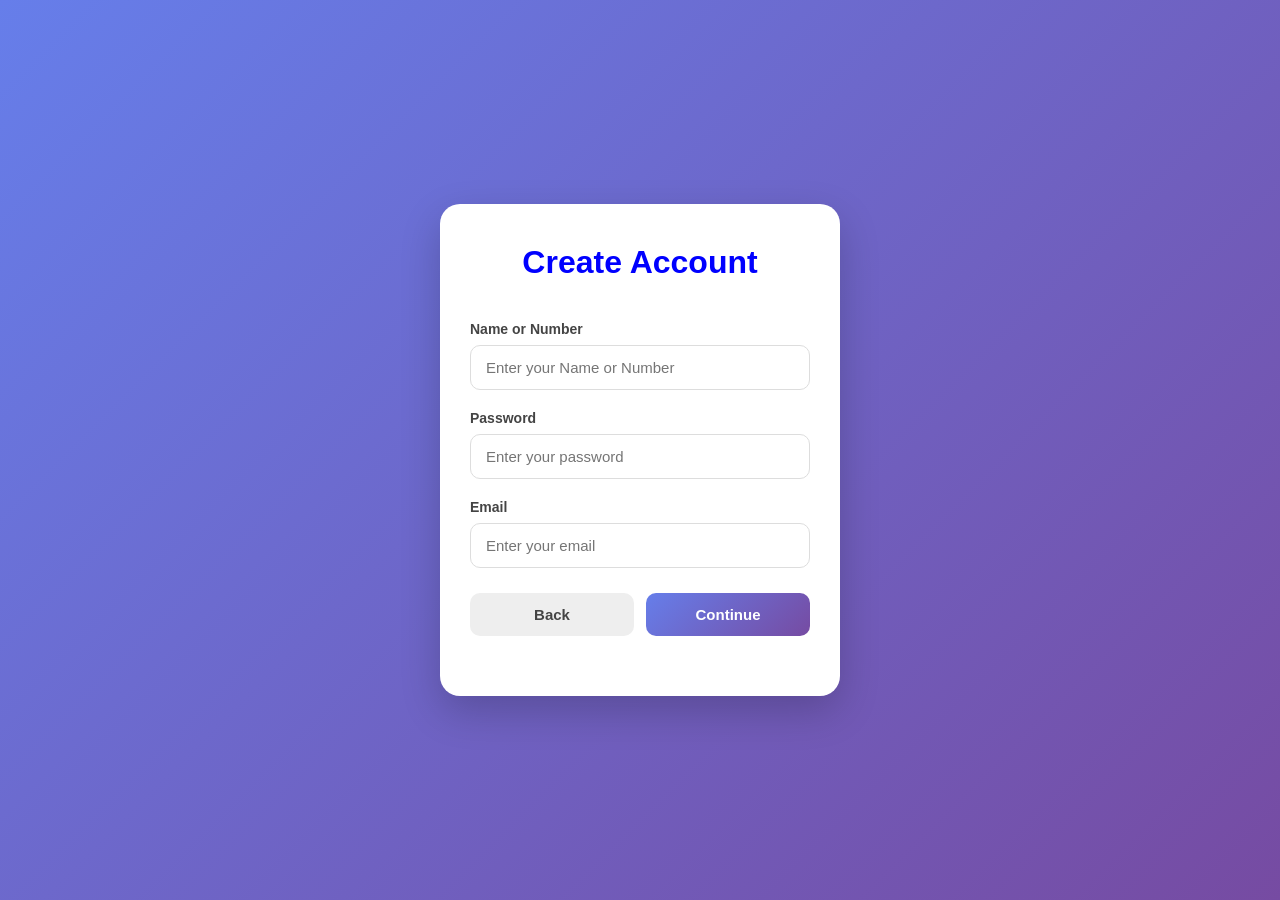
<file: index.html>
<!DOCTYPE html>
<html lang="en">
<head>
  <meta charset="UTF-8">
  <meta name="viewport" content="width=device-width, initial-scale=1.0">
  <title>Login</title>

  <style>
    * {
      box-sizing: border-box;
      margin: 0;
      padding: 0;
      font-family: Arial, sans-serif;
    }

    body {
      min-height: 100vh;
      display: flex;
      justify-content: center;
      align-items: center;
      background: linear-gradient(135deg, #667eea, #764ba2);
    }

    .login-container {
      width: 90%;
      max-width: 400px;
      background: white;
      padding: 40px 30px;
      border-radius: 20px;
      box-shadow: 0 15px 40px rgba(0, 0, 0, 0.2);

    }

    .login-container h1 {
      text-align: center;
      color:blue;
      margin-bottom: 40px;
    }

    .subtitle {
      text-align: center;
      color: #777;
      margin-bottom: 30px;
      font-size: 14px;
    }

    .input-group {
      margin-bottom: 20px;
    }

    .input-group label {
      display: block;
      margin-bottom: 8px;
      color: #444;
      font-weight: bold;
      font-size: 14px;
    }

    .input-group input {
      width: 100%;
      padding: 13px 15px;
      border: 1px solid #ddd;
      border-radius: 10px;
      outline: none;
      font-size: 15px;
      transition: 0.3s;
    }

    .input-group input:focus {
      border-color: #667eea;
      box-shadow: 0 0 0 3px rgba(102, 126, 234, 0.15);
    }

    .buttons {
      display: flex;
      gap: 12px;
      margin-top: 25px;
    }

    button {
      flex: 1;
      padding: 13px;
      border: none;
      border-radius: 10px;
      font-size: 15px;
      font-weight: bold;
      cursor: pointer;
      transition: 0.3s;
    }

    .back-btn {
      background: #eee;
      color: #444;
    }

    .back-btn:hover {
      background: #ddd;
    }

    .proceed-btn {
      background: linear-gradient(135deg, #667eea, #764ba2);
      color: white;
    }

    .proceed-btn:hover {
      transform: translateY(-2px);
      box-shadow: 0 5px 15px rgba(102, 126, 234, 0.4);
    }

    .message {
      margin-top: 20px;
      text-align: center;
      font-size: 14px;
      color: #555;
    }
  </style>
</head>

<body>
  <div class="login-container">
    <h1>Create Account</h1>

    <form id="loginForm">

      <div class="input-group">
        <label for="username">Name or Number</label>
        <input
          type="text"
          id="username"
          name="username"
          placeholder="Enter your Name or Number"
          required
        >
      </div>

      <div class="input-group">
        <label for="password">Password</label>
        <input
          type="password"
          id="password"
          name="password"
          placeholder="Enter your password"
          required
        >
      </div>

      <div class="input-group">
        <label for="password">Email</label>
        <input
          type="email"
          id="email"
          name="email"
          placeholder="Enter your email"
          required
        >
      </div>

      <div class="buttons">
        <button type="button" class="back-btn" onclick="goBack()">
          Back
        </button>

        <button type="submit" class="proceed-btn"><a href="home page.html" style="color: white; text-decoration: none;">Continue</a>
        </button>
      </div>

      <p class="message" id="message"></p>

    </form>
  </div>
  <script>
    function goBack() {
      window.history.back();
    }

    document.getElementById("loginForm").addEventListener("submit", function(event) {
      event.preventDefault();

      const username = document.getElementById("username").value;

      document.getElementById("message").textContent =
        "Welcome, " + username + "! Form submitted. Go Back To LOG IN!";
    });
  </script>

</body>
</html>
</file>
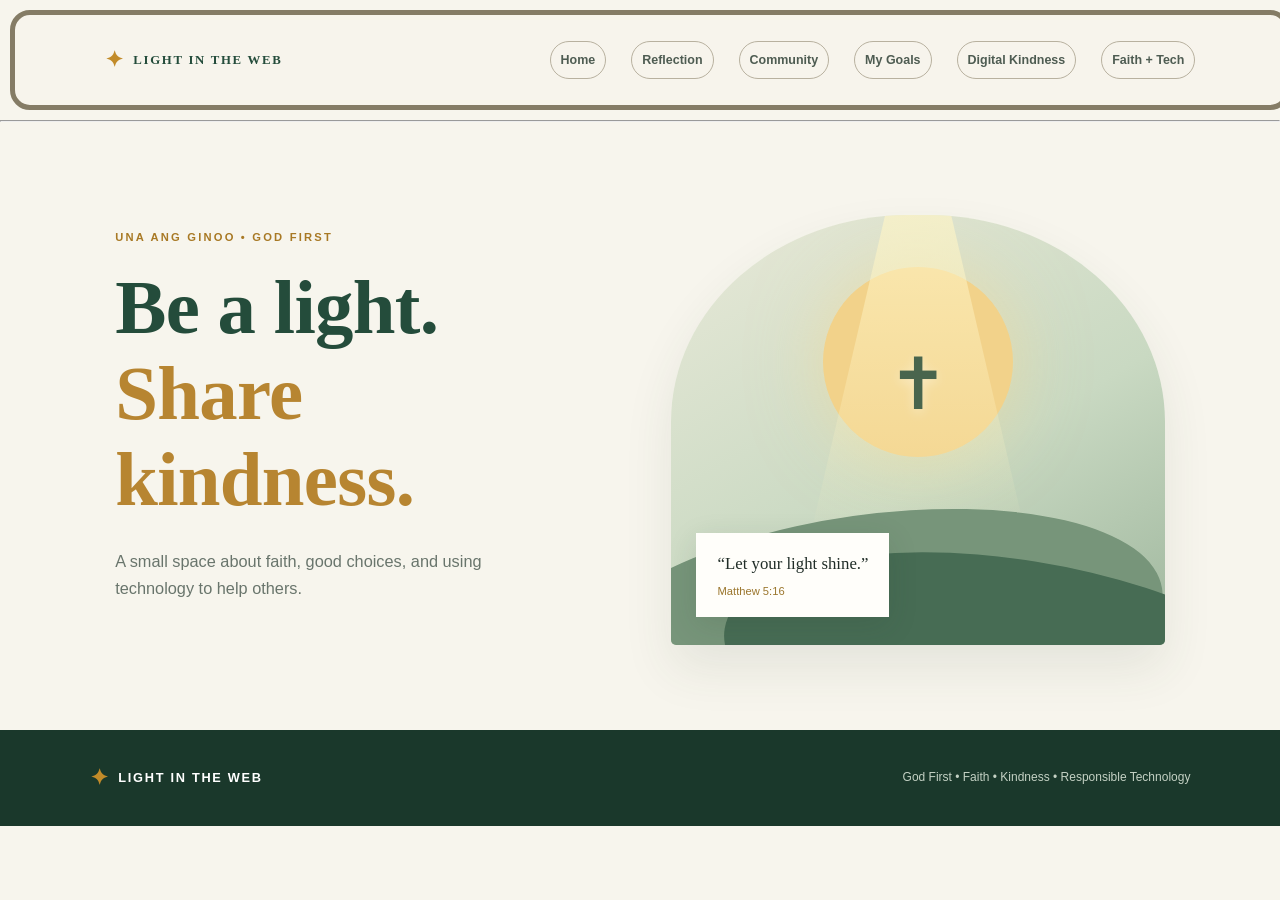
<file: home page.html>
<!DOCTYPE html>
<html lang="en">
<head>
  <meta charset="UTF-8">
  <meta name="viewport" content="width=device-width, initial-scale=1.0">
  <title>Light in the Web.com</title>
  <link rel="stylesheet" href="Pages.css">
</head>
<body>
  <header class="topbar">
    <h1>
    <a class="brand" href="home page.html"><span class="brand-icon">✦</span> LIGHT IN THE WEB</a>
    </h1>
    <nav id="nav">
      <a href="home page.html" class="home">Home</a>
      <a href="Page 1.html" class="reflection">Reflection</a>
      <a href="Page 2.html" class="community">Community</a>
      <a href="Page 3.html" class="goals">My Goals</a>
      <a href="Page 4.html" class="digital">Digital Kindness</a>
      <a href="Page 5.html" class="faith">Faith + Tech</a>
    </nav>
  </header>
  <hr>
  <main>
    <section class="hero" id="home">
      <div class="hero-content">
        <p class="eyebrow">UNA ANG GINOO • GOD FIRST</p>
        <h1>Be a light.<br><span>Share kindness.</span></h1>
        <p class="hero-text">A small space about faith, good choices, and using technology to help others.</p>
      </div>
      <div class="hero-art" aria-label="Sunlight shining through a window">
        <div class="sun"></div><div class="glow"></div>
        <div class="cross">✝</div>
        <div class="hill hill-one"></div><div class="hill hill-two"></div>
        <div class="quote-card">“Let your light shine.”<small>Matthew 5:16</small></div>
      </div>
    </section>
  </main>

  <footer>
    <a class="brand" href="index.html"><span class="brand-icon">✦</span> LIGHT IN THE WEB</a>
    <p>God First • Faith • Kindness • Responsible Technology</p>
  </footer>
  <script>
    const menuToggle = document.getElementById('menuToggle');
    const nav = document.getElementById('nav');
    menuToggle.addEventListener('click', () => nav.classList.toggle('open'));
    nav.querySelectorAll('a').forEach(link => link.addEventListener('click', () => nav.classList.remove('open')));
  </script>
</body>
</html>
</file>
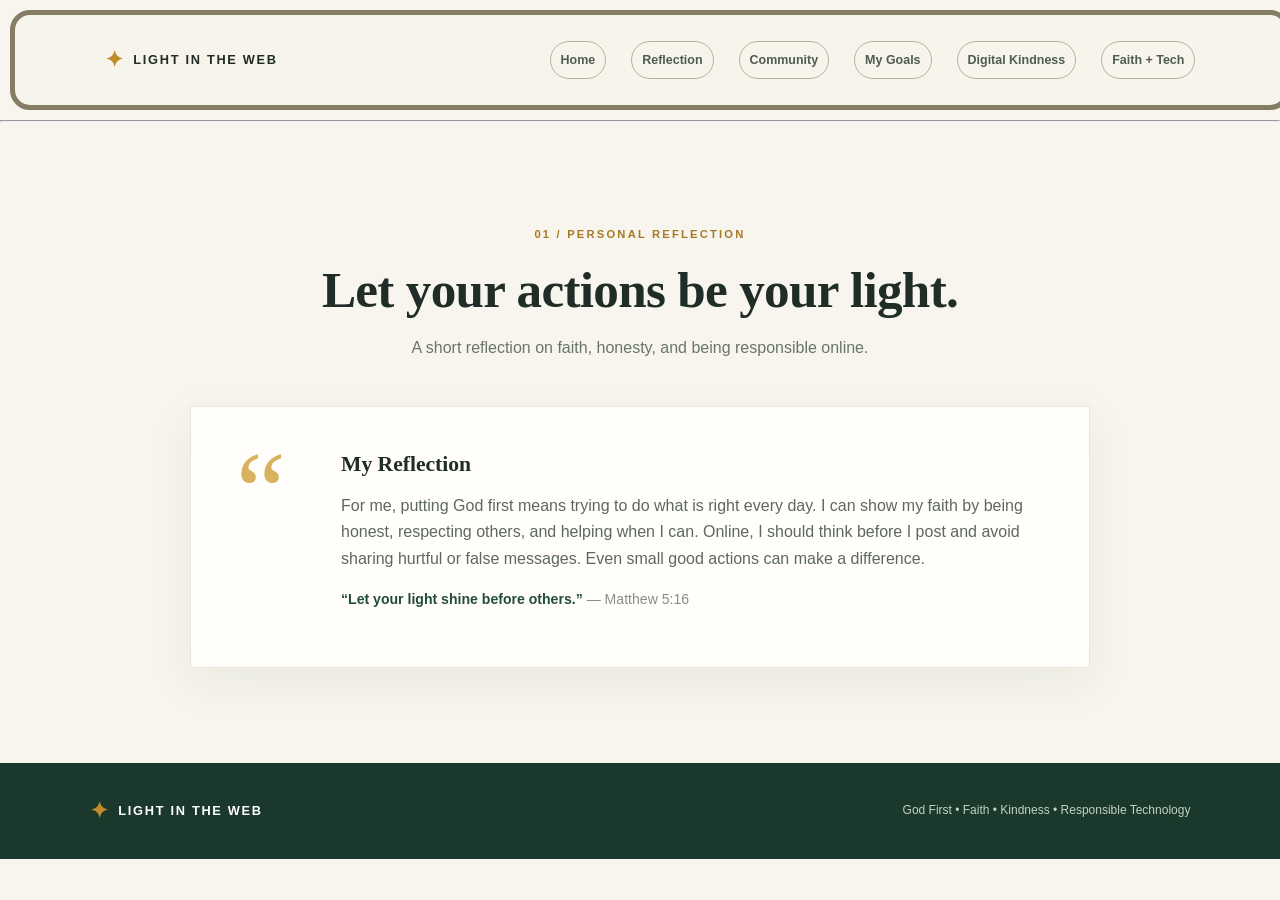
<file: Page 1.html>
<!DOCTYPE html>
<html lang="en">
<head>
    <meta charset="UTF-8">
    <meta name="viewport" content="width=device-width, initial-scale=1.0">
    <title>Reflections</title>
    <link rel="stylesheet" href="Pages.css">
</head>
<body>
     <header class="topbar">
    <a class="brand" href="home page.html"><span class="brand-icon">✦</span> LIGHT IN THE WEB</a>
  
    <nav id="nav">
      <a href="home page.html">Home</a>
      <a href="Page 1.html">Reflection</a>
      <a href="Page 2.html">Community</a>
      <a href="Page 3.html">My Goals</a>
      <a href="Page 4.html">Digital Kindness</a>
      <a href="Page 5.html">Faith + Tech</a>
    </nav>
  </header>
  <hr>
  <section class="section-wrap" id="reflection">
      <div class="section-heading">
        <p class="eyebrow">01 / PERSONAL REFLECTION</p>
        <h2>Let your actions be your light.</h2>
        <p class="subtext">A short reflection on faith, honesty, and being responsible online.</p>
      </div>
      <div class="reflection-card">
        <div class="reflection-mark">“</div>
        <div>
          <h3>My Reflection</h3>
          <p>For me, putting God first means trying to do what is right every day. I can show my faith by being honest, respecting others, and helping when I can. Online, I should think before I post and avoid sharing hurtful or false messages. Even small good actions can make a difference.</p>
          <p class="verse">“Let your light shine before others.” <span>— Matthew 5:16</span></p>
        </div>
      </div>
    </section>
      <footer>
    <a class="brand" href="index.html"><span class="brand-icon">✦</span> LIGHT IN THE WEB</a>
    <p>God First • Faith • Kindness • Responsible Technology</p>
  </footer>
</body>
</html>
</file>
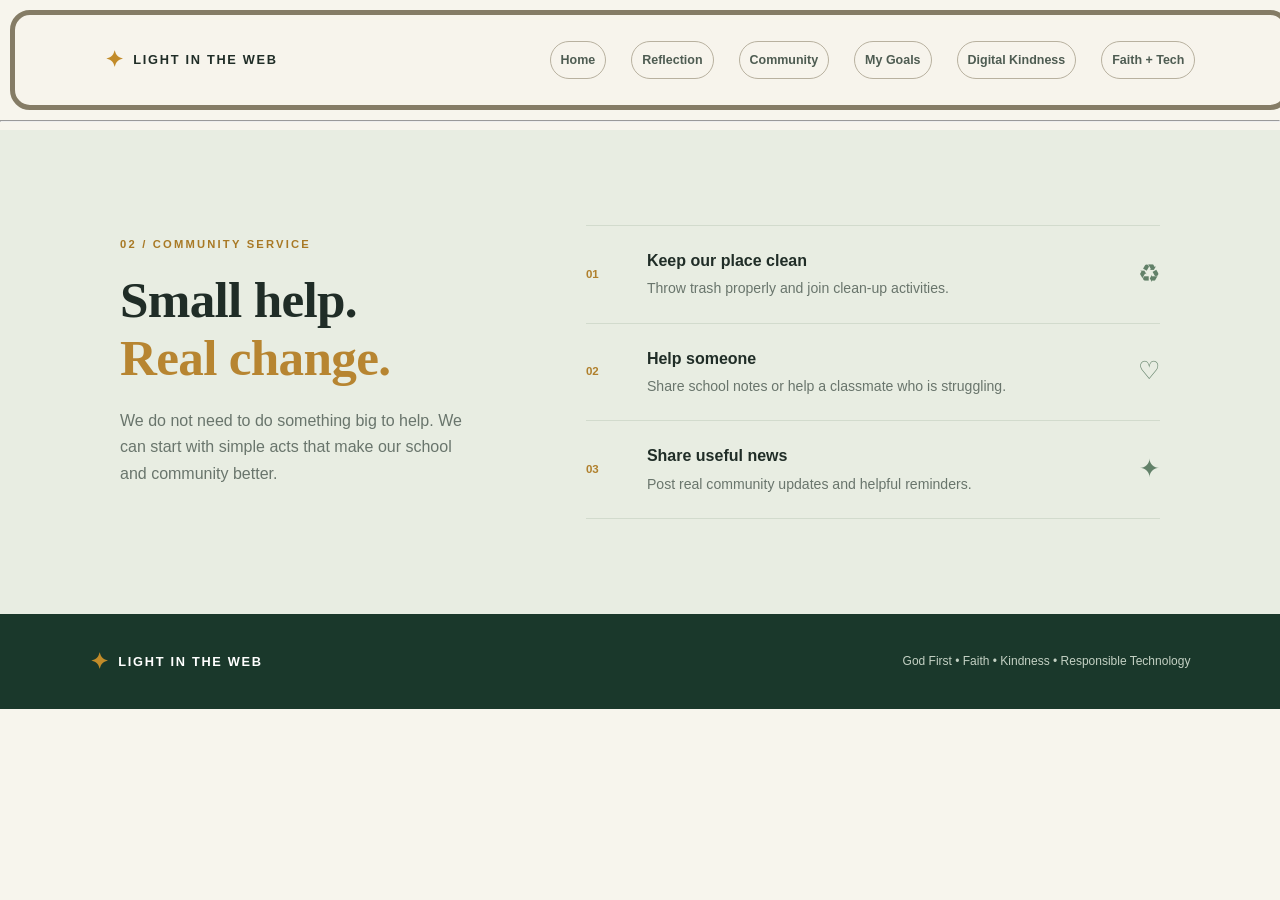
<file: Page 2.html>
<!DOCTYPE html>
<html lang="en">
<head>
    <meta charset="UTF-8">
    <meta name="viewport" content="width=device-width, initial-scale=1.0">
    <title>Community Service</title>
    <link rel="stylesheet" href="Pages.css">
</head>
<body>
     <header class="topbar">
    <a class="brand" href="home page.html"><span class="brand-icon">✦</span> LIGHT IN THE WEB</a>

    <nav id="nav">
      <a href="home page.html">Home</a>
      <a href="Page 1.html">Reflection</a>
      <a href="Page 2.html">Community</a>
      <a href="Page 3.html">My Goals</a>
      <a href="Page 4.html">Digital Kindness</a>
      <a href="Page 5.html">Faith + Tech</a>
    </nav>
  </header>
  <hr>
   <section class="service-section" id="service">
      <div class="section-wrap service-grid">
        <div>
          <p class="eyebrow">
            02 / COMMUNITY SERVICE
          </p>
            <h2>
              Small help.<br><span>Real change.</span>
            </h2>
          <p>
            We do not need to do something big to help. We can start with simple acts that make our school and community better.
          </p>
        </div>
        <div class="action-list">
          <article>
            <span class="action-number">01</span>
            <div>
              <h3>Keep our place clean</h3>
              <p>Throw trash properly and join clean-up activities.</p>
            </div>
            <span class="action-icon">♻</span>
          </article>
          <article>
            <span class="action-number">02</span>
            <div>
              <h3>Help someone</h3>
              <p>Share school notes or help a classmate who is struggling.</p>
            </div>
            <span class="action-icon">♡</span>
          </article>
          <article>
            <span class="action-number">03</span>
            <div>
              <h3>Share useful news</h3>
              <p>Post real community updates and helpful reminders.</p>
            </div>
            <span class="action-icon">✦</span>
          </article>
        </div>
      </div>
    </section>
  <footer>
    <a class="brand" href="index.html"><span class="brand-icon">✦</span> LIGHT IN THE WEB</a>
    <p>God First • Faith • Kindness • Responsible Technology</p>
  </footer>
</body>
</html>
</file>
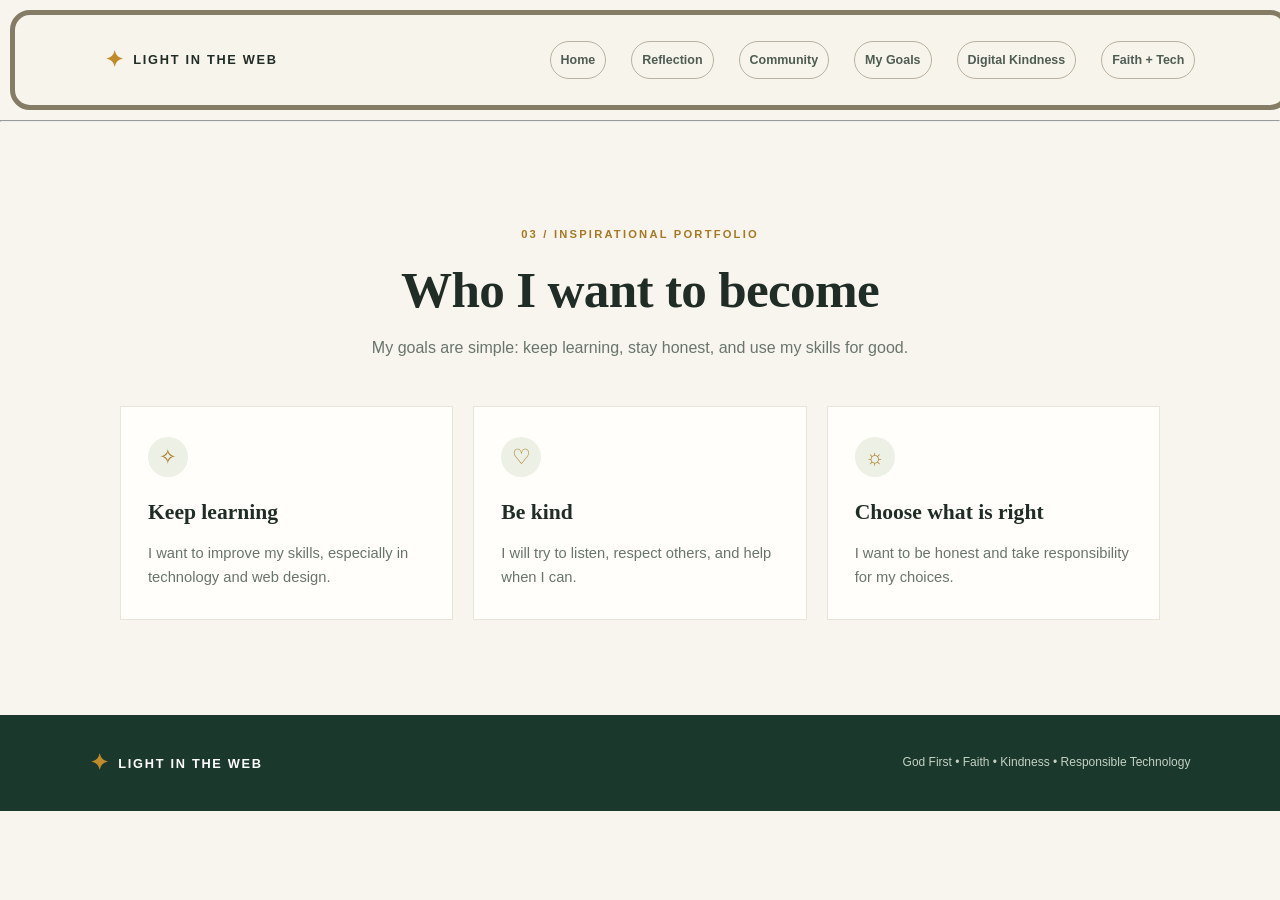
<file: Page 3.html>
<!DOCTYPE html>
<html lang="en">
<head>
    <meta charset="UTF-8">
    <meta name="viewport" content="width=device-width, initial-scale=1.0">
    <title>My Goals</title>
    <link rel="stylesheet" href="Pages.css">
</head>
<body>
     <header class="topbar">
    <a class="brand" href="home page.html"><span class="brand-icon">✦</span> LIGHT IN THE WEB</a>

    <nav id="nav">
      <a href="home page.html">Home</a>
      <a href="Page 1.html">Reflection</a>
      <a href="Page 2.html">Community</a>
      <a href="Page 3.html">My Goals</a>
      <a href="Page 4.html">Digital Kindness</a>
      <a href="Page 5.html">Faith + Tech</a>
    </nav>

  </header>
  <hr>
  <section class="section-wrap" id="portfolio">
      <div class="section-heading">
        <p class="eyebrow">03 / INSPIRATIONAL PORTFOLIO</p>
        <h2>Who I want to become</h2>
        <p class="subtext">My goals are simple: keep learning, stay honest, and use my skills for good.</p>
      </div>
      <div class="goal-grid">
        <article class="goal-card"><span class="goal-symbol">✧</span><h3>Keep learning</h3><p>I want to improve my skills, especially in technology and web design.</p></article>
        <article class="goal-card"><span class="goal-symbol">♡</span><h3>Be kind</h3><p>I will try to listen, respect others, and help when I can.</p></article>
        <article class="goal-card"><span class="goal-symbol">☼</span><h3>Choose what is right</h3><p>I want to be honest and take responsibility for my choices.</p></article>
      </div>
    </section>
  <footer>
    <a class="brand" href="index.html"><span class="brand-icon">✦</span> LIGHT IN THE WEB</a>
    <p>God First • Faith • Kindness • Responsible Technology</p>
  </footer>
</body>
</html>
</file>
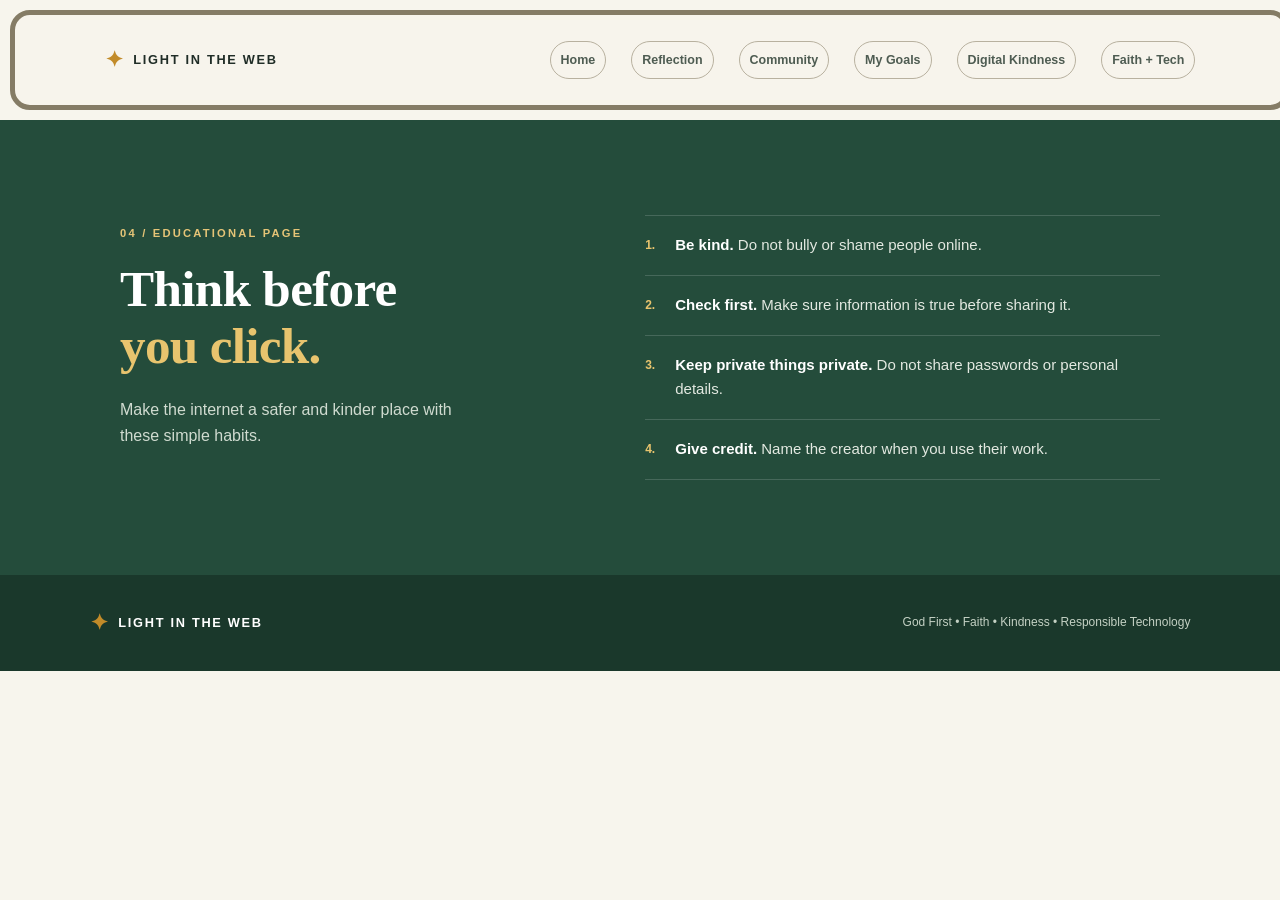
<file: Page 4.html>
<!DOCTYPE html>
<html lang="en">
<head>
    <meta charset="UTF-8">
    <meta name="viewport" content="width=device-width, initial-scale=1.0">
    <title>Digital Kindness</title>
    <link rel="stylesheet" href="Pages.css">
</head>
<body>
     <header class="topbar">
    <a class="brand" href="home page.html"><span class="brand-icon">✦</span> LIGHT IN THE WEB</a>

    <nav id="nav">
      <a href="home page.html">Home</a>
      <a href="Page 1.html">Reflection</a>
      <a href="Page 2.html">Community</a>
      <a href="Page 3.html">My Goals</a>
      <a href="Page 4.html">Digital Kindness</a>
      <a href="Page 5.html">Faith + Tech</a>
    </nav>
  </header>
  <section class="digital-section" id="digital">
      <div class="section-wrap digital-grid">
        <div class="digital-title">
          <p class="eyebrow">04 / EDUCATIONAL PAGE</p>
          <h2>Think before<br><span>you click.</span></h2>
          <p>Make the internet a safer and kinder place with these simple habits.</p>
        </div>
        <div class="tips">
          <div><span>1.</span><p><b>Be kind.</b> Do not bully or shame people online.</p></div>
          <div><span>2.</span><p><b>Check first.</b> Make sure information is true before sharing it.</p></div>
          <div><span>3.</span><p><b>Keep private things private.</b> Do not share passwords or personal details.</p></div>
          <div><span>4.</span><p><b>Give credit.</b> Name the creator when you use their work.</p></div>
        </div>
      </div>
    </section>
  <footer>
    <a class="brand" href="index.html"><span class="brand-icon">✦</span> LIGHT IN THE WEB</a>
    <p>God First • Faith • Kindness • Responsible Technology</p>
  </footer>
</body>
</html>
</file>
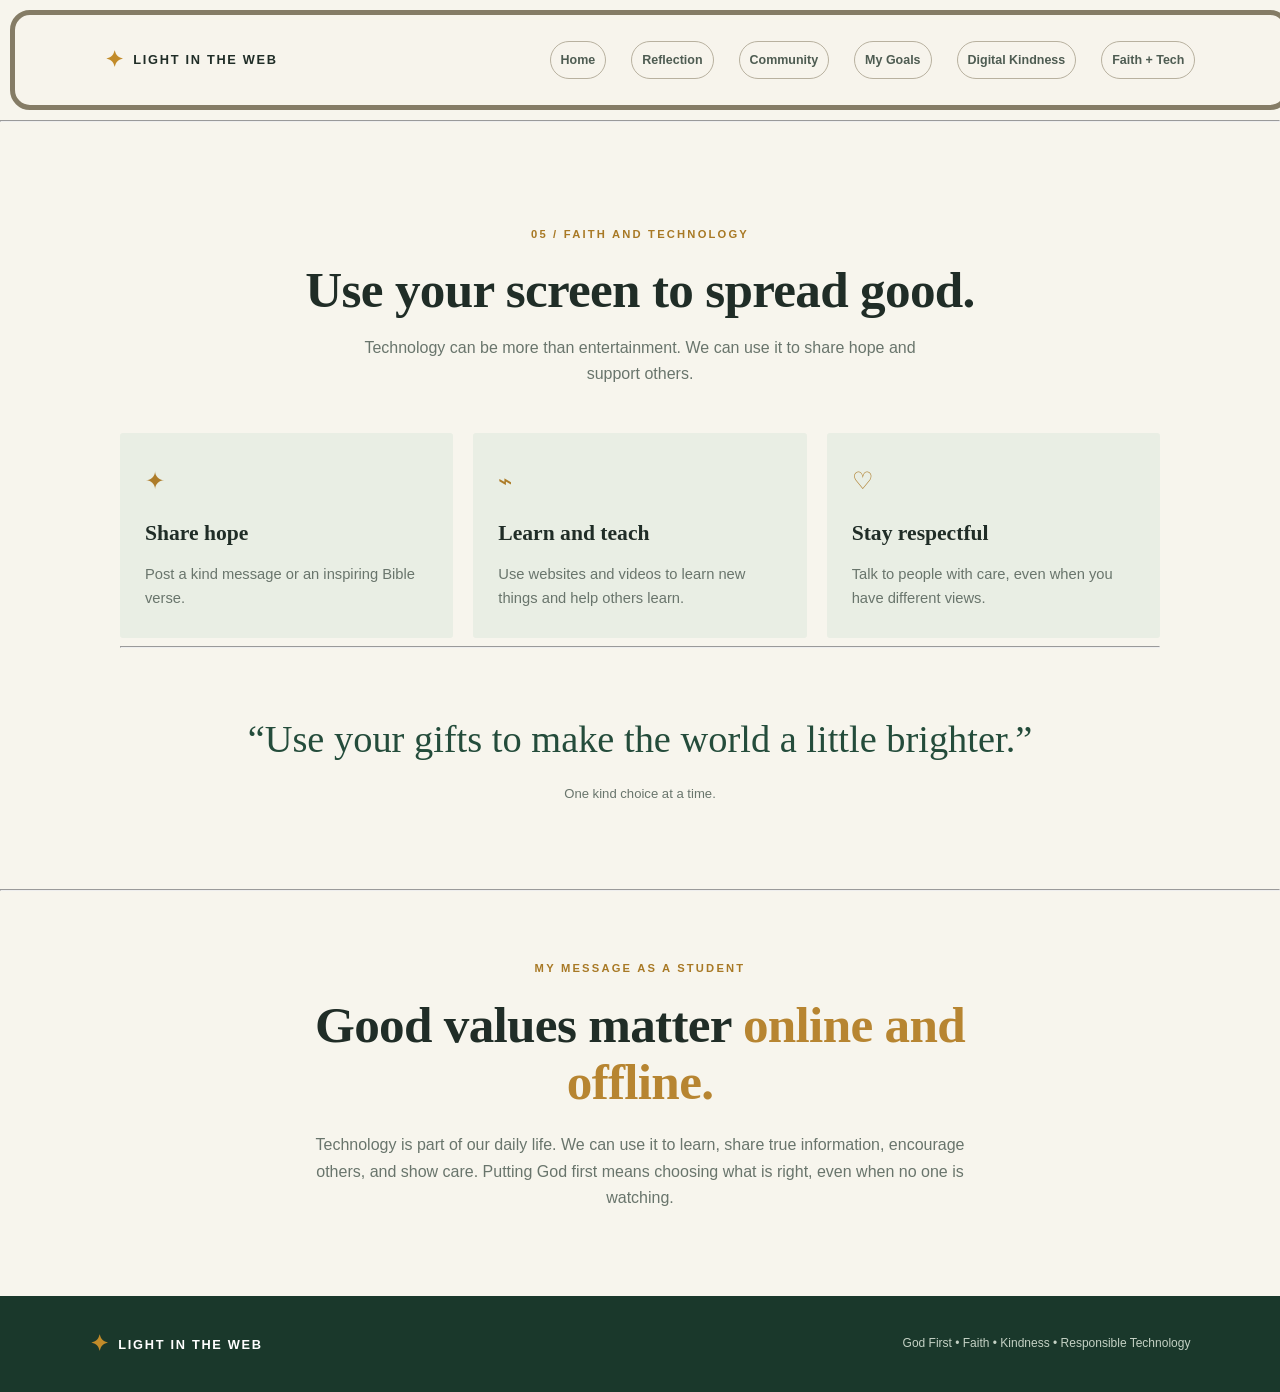
<file: Page 5.html>
<!DOCTYPE html>
<html lang="en">
<head>
    <meta charset="UTF-8">
    <meta name="viewport" content="width=device-width, initial-scale=1.0">
    <title>Faith + Technology</title>
    <link rel="stylesheet" href="Pages.css">
</head>
<body>
     <header class="topbar">
    <a class="brand" href="home page.html"><span class="brand-icon">✦</span> LIGHT IN THE WEB</a>

    <nav id="nav">
      <a href="home page.html">Home</a>
      <a href="Page 1.html">Reflection</a>
      <a href="Page 2.html">Community</a>
      <a href="Page 3.html">My Goals</a>
      <a href="Page 4.html">Digital Kindness</a>
      <a href="Page 5.html">Faith + Tech</a>
    </nav>
  </header>
  <hr>
  <section class="section-wrap faith-tech" id="faith-tech">
      <div class="section-heading">
        <p class="eyebrow">05 / FAITH AND TECHNOLOGY</p>
        <h2>Use your screen to spread good.</h2>
        <p class="subtext">Technology can be more than entertainment. We can use it to share hope and support others.</p>
      </div>
      <div class="faith-cards">
        <article><div class="mini-icon">✦</div><h3>Share hope</h3><p>Post a kind message or an inspiring Bible verse.</p></article>
        <article><div class="mini-icon">⌁</div><h3>Learn and teach</h3><p>Use websites and videos to learn new things and help others learn.</p></article>
        <article><div class="mini-icon">♡</div><h3>Stay respectful</h3><p>Talk to people with care, even when you have different views.</p></article>
      </div>
      <hr>
      <div class="closing-quote">
        <p>“Use your gifts to make the world a little brighter.”</p>
        <span>One kind choice at a time.</span>
      </div>
    </section>
    <hr>

     <section class="intro section-wrap">
      <p class="eyebrow">MY MESSAGE AS A STUDENT</p>
      <h2>Good values matter <span>online and offline.</span></h2>
      <p>Technology is part of our daily life. We can use it to learn, share true information, encourage others, and show care. Putting God first means choosing what is right, even when no one is watching.</p>
    </section>
  <footer>
    <a class="brand" href="index.html"><span class="brand-icon">✦</span> LIGHT IN THE WEB</a>
    <p>God First • Faith • Kindness • Responsible Technology</p>
  </footer>
</body>
</html>
</file>
<file: Pages.css>
:root {
  --ink: #202d27;
  --muted: #69756c;
  --cream: #f7f5ed;
  --green: #244c3b;
  --sage: #dce7d7;
  --gold: #e5b85b;
  --white: #fffefa;
}

* {
  box-sizing: border-box;
}

html {
  scroll-behavior: smooth;
  scroll-padding-top: 90px;
}

body {
  margin: 0;
  background: var(--cream);
  color: var(--ink);
  font-family: 'DM Sans', Arial, sans-serif;
  line-height: 1.65;
}

a {
  color: inherit;
  text-decoration: none;
}

.topbar {
  height: 100px;
  width: 100%;
  display: flex;
  align-items: center;
  justify-content: space-between;
  padding: 0 7%;
  background: rgba(247, 245, 237, .95);
  position: sticky;
  border: 5px solid#857c66;
  border-radius:20px;
  margin: 10px;
}

.brand {
  font-size: .8rem;
  font-weight: 700;
  letter-spacing: 1.7px;
  display: flex;
  align-items: center;
  gap: 9px;
}

.brand-icon {
  color: #c28b29;
  font-size: 1.35rem;
}

nav {
  display: flex;
  align-items: center;
  gap: 25px;
  font-size: 50px;
}

nav a {
  font-weight: 700;
  font-size: .78rem;
  color: #4e5c52;
  padding: 8px 10px;
  border: 1px solid #b8b19f;
  border-radius: 999px;
  transition: color .2s, background-color .2s, border-color .2s, transform .12s, box-shadow .2s;
}

nav a:hover,
nav a:focus-visible {
  color: var(--white);
  background: var(--green);
  border-color: var(--green);
  box-shadow: 0 4px 10px rgba(32, 45, 39, .16);
  transform: translateY(-2px);
}

.text-link:hover {
  color: #b17b20;
}

nav a:focus-visible {
  outline: 2px solid var(--gold);
  outline-offset: 3px;
}

nav a:active {
  transform: translateY(0) scale(.96);
  box-shadow: 0 1px 3px rgba(32, 45, 39, .18);
}

nav a:active {
  transform: translateY(0) scale(.96);
  box-shadow: 0 1px 3px rgba(32, 45, 39, .18);
}

.menu-toggle {
  display: none;
  border: 0;
  background: none;
  font-size: 1.5rem;
  color: var(--green);
}

.hero {
  min-height: 600px;
  display: grid;
  grid-template-columns: 1fr 1fr;
  align-items: center;
  padding: 65px 9%;
  gap: 6%;
  overflow: hidden;
}

.eyebrow {
  font-size: .7rem;
  letter-spacing: 2.2px;
  font-weight: 700;
  color: #a87925;
  margin: 0 0 18px;
}

h1,h2 {
  font-family: 'Playfair Display', Georgia, serif;
  line-height: 1.12;
  letter-spacing: -.7px;
  margin: 0;
}

h1 {
  font-size: clamp(3.3rem, 6vw, 5.7rem);
  color: var(--green);
}

h1 span,
h2 span {
  color: #b78531;
}

.hero-text {
  font-size: 1.02rem;
  color: var(--muted);
  max-width: 430px;
  margin: 25px 0 30px;
}

.button {
  display: inline-flex;
  align-items: center;
  gap: 20px;
  background: var(--green);
  color: white;
  padding: 14px 21px;
  border-radius: 3px;
  font-size: .85rem;
  font-weight: 600;
  transition: transform .2s, background .2s;
}

.button:hover {
  transform: translateY(-2px);
  background: #173a2b;
}

.button span {
  font-size: 1.2rem;
}

.hero-art {
  height: 430px;
  position: relative;
  border-radius: 48% 48% 5px 5px;
  background: linear-gradient(150deg, #e8e9d8, #c9d9c2 58%, #9fb79e);
  overflow: hidden;
  box-shadow: 0 24px 50px #334b3218;
}

.sun {
  position: absolute;
  width: 190px;
  height: 190px;
  border-radius: 50%;
  background: #f2d28a;
  top: 52px;
  left: calc(50% - 95px);
  box-shadow: 0 0 70px #f7d99088;
}

.glow {
  position: absolute;
  width: 220px;
  height: 330px;
  top: 0;
  left: calc(50% - 110px);
  background: linear-gradient(180deg, #fff5c6a8, transparent);
  clip-path: polygon(35% 0, 65% 0, 100% 100%, 0 100%);
}

.cross {
  position: absolute;
  z-index: 2;
  top: 110px;
  left: calc(50% - 30px);
  font-size: 72px;
  color: #49654d;
  text-shadow: 0 3px 12px #fff6;
}

.hill {
  position: absolute;
  bottom: -100px;
  width: 120%;
  height: 230px;
  border-radius: 50%;
}

.hill-one {
  left: -20%;
  background: #77957a;
  transform: rotate(-8deg);
}

.hill-two {
  bottom: -145px;
  left: 10%;
  background: #476c54;
  transform: rotate(9deg);
}

.quote-card {
  position: absolute;
  z-index: 3;
  bottom: 28px;
  left: 25px;
  background: var(--white);
  padding: 17px 21px;
  box-shadow: 0 8px 30px #253d2c22;
  font-family: 'Playfair Display', Georgia, serif;
  font-size: 1.05rem;
}

.quote-card small {
  display: block;
  font-family: 'DM Sans', sans-serif;
  font-size: .7rem;
  color: #9b762d;
  margin-top: 4px;
}

.section-wrap {
  max-width: 1100px;
  margin: 0 auto;
  padding: 95px 30px;
}

.intro {
  text-align: center;
  max-width: 800px;
  padding-top: 60px;
  padding-bottom: 85px;
}

.intro h2,
.section-heading h2 {
  font-size: clamp(2.2rem, 4vw, 3.4rem);
}

.intro > p:last-child {
  max-width: 690px;
  margin: 22px auto 0;
  color: var(--muted);
}

.section-heading {
  text-align: center;
  margin-bottom: 45px;
}

.subtext {
  color: var(--muted);
  margin: 16px auto 0;
  max-width: 600px;
}

.reflection-card {
  display: grid;
  grid-template-columns: 90px 1fr;
  gap: 15px;
  background: #fffefa;
  padding: 40px 45px;
  border: 1px solid #e9e5d9;
  box-shadow: 0 14px 45px #293b2910;
  max-width: 900px;
  margin: auto;
}

.reflection-mark {
  font-family: Georgia, serif;
  font-size: 7rem;
  line-height: .8;
  color: #d8b25e;
}

.reflection-card h3,
.goal-card h3,
.faith-cards h3 {
  font-family: 'Playfair Display', Georgia, serif;
  font-size: 1.35rem;
  margin: 0 0 10px;
}

.reflection-card p {
  color: #5d685f;
  margin: 0 0 16px;
}

.verse {
  font-size: .88rem;
  font-weight: 600;
  color: var(--green) !important;
}

.verse span {
  font-weight: 400;
  color: #8a8f83;
}

.service-section {
  background: #e8ede2;
}

.service-grid {
  display: grid;
  grid-template-columns: .8fr 1.2fr;
  gap: 8%;
  align-items: center;
}

.service-grid h2,
.digital-title h2 {
  font-size: clamp(2.8rem, 4vw, 4rem);
}

.service-grid > div:first-child > p:not(.eyebrow),
.digital-title > p:not(.eyebrow) {
  color: var(--muted);
  max-width: 360px;
  margin: 22px 0;
}

.text-link {
  font-weight: 700;
  color: var(--green);
  font-size: .88rem;
}

.action-list article {
  display: grid;
  grid-template-columns: 45px 1fr 35px;
  align-items: center;
  gap: 16px;
  padding: 22px 0;
  border-bottom: 1px solid #d2dbcd;
}

.action-list article:first-child {
  border-top: 1px solid #d2dbcd;
}

.action-number {
  font-size: .72rem;
  color: #b0802d;
  font-weight: 700;
}

.action-list h3 {
  margin: 0;
  font-size: 1rem;
}

.action-list p {
  margin: 3px 0 0;
  font-size: .88rem;
  color: var(--muted);
}

.action-icon {
  font-size: 1.55rem;
  color: #628169;
  text-align: right;
}

.goal-grid,
.faith-cards {
  display: grid;
  grid-template-columns: repeat(3, 1fr);
  gap: 20px;
}

.goal-card {
  padding: 30px 27px;
  background: #fffefa;
  border: 1px solid #e8e4d8;
  min-height: 205px;
}

.goal-symbol {
  display: inline-grid;
  place-items: center;
  width: 40px;
  height: 40px;
  background: #edf0e5;
  color: #a87925;
  border-radius: 50%;
  font-size: 1.3rem;
  margin-bottom: 18px;
}

.goal-card p,
.faith-cards p {
  margin: 0;
  color: var(--muted);
  font-size: .92rem;
}

.small-note {
  text-align: center;
  font-size: .8rem;
  color: #8a9186;
  margin-top: 25px;
}

.digital-section {
  background: #244c3b;
  color: white;
}

.digital-grid {
  display: grid;
  grid-template-columns: .9fr 1.1fr;
  gap: 10%;
  align-items: center;
}

.digital-title .eyebrow {
  color: #e5c477;
}

.digital-title h2 {
  color: #fff;
}

.digital-title h2 span {
  color: #e8c46e;
}

.digital-title > p:not(.eyebrow) {
  color: #d0dbd0;
}

.tips > div {
  display: flex;
  gap: 20px;
  align-items: flex-start;
  padding: 17px 0;
  border-bottom: 1px solid #ffffff28;
}

.tips > div:first-child {
  border-top: 1px solid #ffffff28;
}

.tips span {
  color: #e8c46e;
  font-size: .75rem;
  font-weight: 700;
  padding-top: 3px;
}

.tips p {
  margin: 0;
  color: #e3e9e1;
  font-size: .94rem;
}

.tips b {
  color: white;
}

.faith-tech {
  padding-bottom: 75px;
}

.faith-cards article {
  padding: 28px 25px;
  background: #e9eee4;
  border-radius: 3px;
}

.mini-icon {
  font-size: 1.5rem;
  color: #ad7c29;
  margin-bottom: 16px;
}

.closing-quote {
  text-align: center;
  padding: 52px 20px 0;
}

.closing-quote p {
  font-family: 'Playfair Display', Georgia, serif;
  font-size: clamp(1.6rem, 3vw, 2.4rem);
  margin: 0 0 8px;
  color: var(--green);
}

.closing-quote span {
  font-size: .82rem;
  color: var(--muted);
}

footer {
  padding: 30px 7%;
  background: #1a382b;
  color: #e8eee6;
  display: flex;
  justify-content: space-between;
  align-items: center;
  gap: 20px;
  flex-wrap: wrap;
}

footer .brand {
  color: white;
}

footer p {
  font-size: .75rem;
  color: #c4d1c4;
  margin: 0;
}

.back-top {
  font-size: .78rem;
  color: #e8c46e;
}

@media (max-width: 1000px) {
  nav {
    gap: 13px;
  }

  nav a {
    font-size: .7rem;
  }

  .hero {
    padding-left: 6%;
    padding-right: 6%;
  }
}

@media (max-width: 760px) {
  .topbar {
    height: 68px;
    padding: 0 6%;
  }

  .menu-toggle {
    display: block;
  }

  nav {
    display: none;
    position: absolute;
    top: 68px;
    left: 0;
    right: 0;
    background: var(--cream);
    padding: 20px 6%;
    flex-direction: column;
    align-items: flex-start;
    gap: 16px;
    border-bottom: 1px solid #e8e5da;
  }

  nav.open {
    display: flex;
  }

  nav a {
    font-size: .9rem;
  }

  .hero {
    grid-template-columns: 1fr;
    padding: 65px 7% 55px;
    gap: 45px;
  }

  .hero-art {
    height: 330px;
    max-width: 470px;
    width: 100%;
    margin: auto;
  }

  .sun {
    width: 145px;
    height: 145px;
    left: calc(50% - 72px);
  }

  .cross {
    top: 82px;
    font-size: 60px;
    left: calc(50% - 25px);
  }

  .intro {
    padding-top: 55px;
    padding-bottom: 55px;
  }

  .section-wrap {
    padding: 70px 7%;
  }

  .reflection-card {
    grid-template-columns: 1fr;
    padding: 28px;
  }

  .reflection-mark {
    font-size: 4rem;
  }

  .service-grid,
  .digital-grid {
    grid-template-columns: 1fr;
    gap: 40px;
  }

  .goal-grid,
  .faith-cards {
    grid-template-columns: 1fr;
  }

  .goal-card {
    min-height: auto;
  }

  .section-heading {
    margin-bottom: 32px;
  }

  footer {
    flex-direction: column;
    text-align: center;
    gap: 12px;
  }
}
</file>
